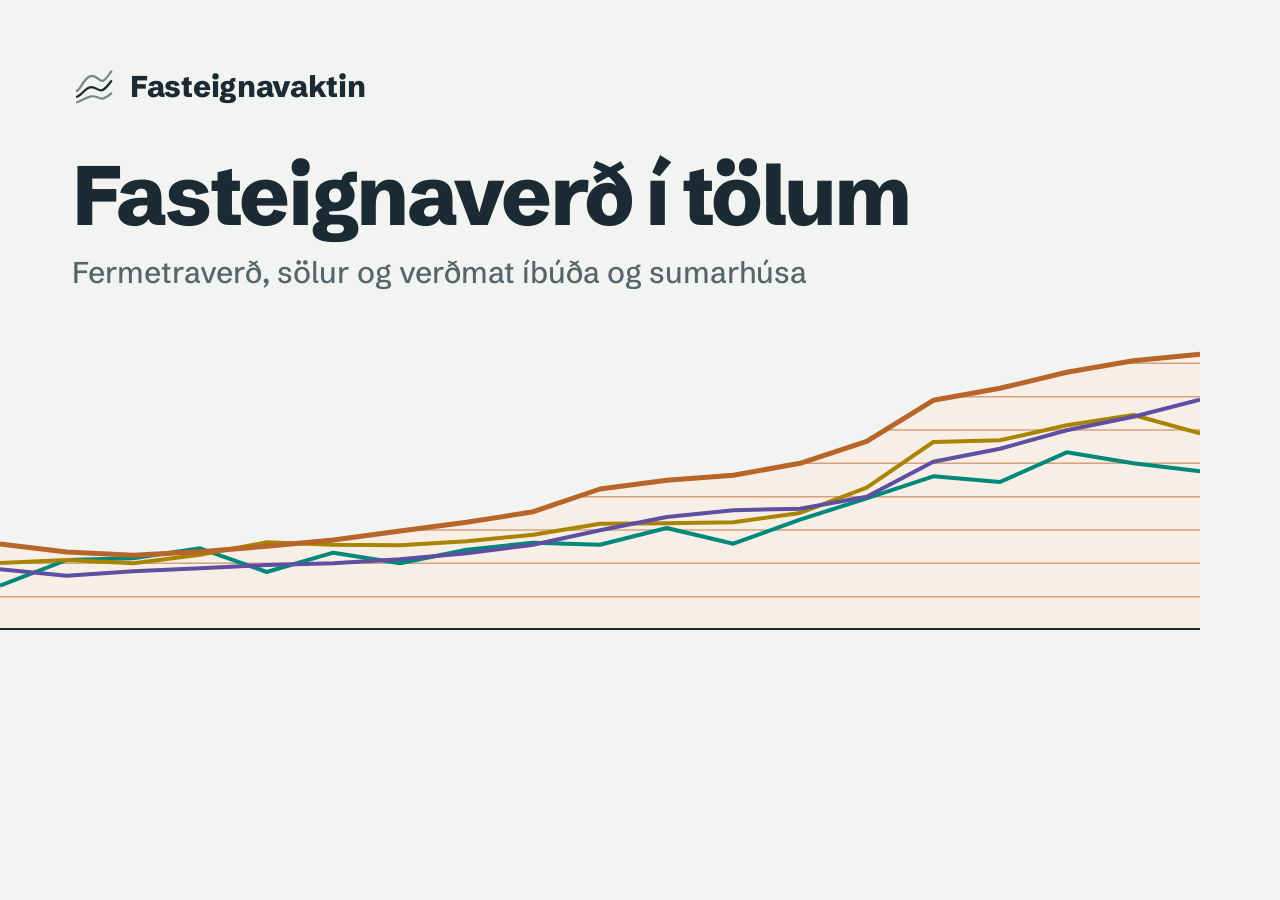
<file: verkfaeri/deilimynd.html>
<!DOCTYPE html>
<!--
  Deilingarmynd (og:image) fyrir sumar.silfran.com – 1200×630.
  Verðfjallið er teiknað úr árlegu meðalfermetraverði 2008–2026: íbúðarhúsnæði á höfuðborgarsvæðinu
  (fyllt) og á Akureyri, sumarhús í Grímsnesi og Skorradal. Sótt 19. okt. 2026 (fyrst 13. okt.).
  Engar líðandi tölur á myndinni og engin upptalning svæða, svo hún úreldist ekki við ný svæði.
  Endurgera PNG: `?vista=SLÓÐ` teiknar myndina á canvas (texti með ctx.fillText í sama letri,
  fjallið og merkið sem SVG-myndir) og sendir PNG með POST á SLÓÐ (lítill vistunarþjónn, sjá
  verkfaeri/vista_mynd.py). Snertitáknið (apple-touch-icon.png, 180×180) er merkið einungis,
  128 px á pappírslit (#takn).
-->
<html lang="is">
<head>
<meta charset="UTF-8">
<link href="https://fonts.googleapis.com/css2?family=Schibsted+Grotesk:wght@500;800&display=block" rel="stylesheet">
<style>
  :root { --paper: #F2F4F1; --ink: #1C2B33; --muted: #56656B; --hofud: #B8652A; --aku: #5E4FA2; --skorr: #00897b; --grim: #A88400; }
  * { margin: 0; box-sizing: border-box; }
  html, body { width: 1200px; height: 630px; overflow: hidden; background: var(--paper); color: var(--ink);
    font-family: 'Schibsted Grotesk', system-ui, sans-serif; }
  .mynd { position: relative; width: 1200px; height: 630px; padding: 64px 72px 0; }
  .brand { display: flex; align-items: center; gap: 14px; font-size: 30px; font-weight: 800; letter-spacing: -.3px; }
  .brand svg { width: 44px; height: 44px; }
  h1 { margin-top: 46px; font-size: 84px; font-weight: 800; letter-spacing: -2.4px; line-height: .98; }
  p { margin-top: 18px; font-size: 30px; font-weight: 500; color: var(--muted); }
  #fjall { position: absolute; left: 0; right: 0; bottom: 0; width: 1200px; height: 300px; display: block; }
  /* Snertitákn: aðeins merkið á pappír */
  .takn { display: none; }
  :target.takn { display: grid; place-items: center; position: fixed; inset: 0; background: var(--paper); }
  :target.takn svg { width: 128px; height: 128px; color: var(--ink); }
</style>
</head>
<body>
<div class="mynd">
  <div class="brand">
    <svg viewBox="0 0 32 32" fill="none" stroke="currentColor" stroke-width="1.6" aria-hidden="true">
      <path d="M3 24c4-1 6-6 10-7s6 3 9 2 5-5 7-7"/><path d="M3 28c4-1 7-4 11-4.5s6 2.5 9 1.5 5-3 6-4" opacity=".55"/><path d="M3 20c4-2 5-9 10-11s7 5 10 3 4-5 6-7" opacity=".55"/>
    </svg>
    Fasteignavaktin
  </div>
  <h1>Fasteignaverð í tölum</h1>
  <p>Fermetraverð, sölur og verðmat íbúða og sumarhúsa</p>
  <svg id="fjall" viewBox="0 0 1200 300" preserveAspectRatio="none" aria-hidden="true"></svg>
</div>
<div class="takn" id="takn">
  <svg viewBox="0 0 32 32" fill="none" stroke="currentColor" stroke-width="1.8" aria-hidden="true">
    <path d="M3 24c4-1 6-6 10-7s6 3 9 2 5-5 7-7"/><path d="M3 28c4-1 7-4 11-4.5s6 2.5 9 1.5 5-3 6-4" opacity=".55"/><path d="M3 20c4-2 5-9 10-11s7 5 10 3 4-5 6-7" opacity=".55"/>
  </svg>
</div>
<script>
  // Meðalfermetraverð (þ.kr/m²) 2008–2026, sótt 19. okt. 2026
  const H = [258,234,224,235,251,270,297,323,355,423,449,464,500,566,689,725,773,808,827];  // höfuðborgarsvæðið, íbúðir
  const A = [182,163,176,185,195,200,212,230,256,299,339,359,364,400,505,544,599,640,691];  // Akureyri, íbúðir
  const G = [201,210,200,226,263,256,254,266,286,319,320,323,351,427,564,569,614,645,590];  // Grímsnes, sumarhús
  const S = [133,210,215,245,174,232,200,241,262,256,306,259,331,395,461,444,533,500,476];  // Skorradalur, sumarhús
  const W = 1200, B = 300, TOPP = 900, n = H.length;
  const x = i => i * W / (n - 1), y = v => B - v / TOPP * B;
  const line = a => a.map((v, i) => (i ? 'L' : 'M') + x(i).toFixed(1) + ' ' + y(v).toFixed(1)).join(' ');
  const area = a => line(a) + ` L${x(n - 1)} ${B} L${x(0)} ${B} Z`;
  let lv = ''; for (let L = 100; L < TOPP; L += 100) lv += `<line x1="0" x2="${W}" y1="${y(L)}" y2="${y(L)}" stroke="#B8652A" stroke-width="1.5" opacity=".55"/>`;
  const fjall = `
    <defs><clipPath id="kH"><path d="${area(H)}"/></clipPath></defs>
    <g clip-path="url(#kH)"><path d="${area(H)}" fill="#F7EEE6"/>${lv}</g>
    <path d="${line(S)}" fill="none" stroke="#00897b" stroke-width="4" stroke-linejoin="round"/>
    <path d="${line(G)}" fill="none" stroke="#A88400" stroke-width="4" stroke-linejoin="round"/>
    <path d="${line(A)}" fill="none" stroke="#5E4FA2" stroke-width="4" stroke-linejoin="round"/>
    <path d="${line(H)}" fill="none" stroke="#B8652A" stroke-width="5" stroke-linejoin="round"/>
    <line x1="0" x2="${W}" y1="${B - 1}" y2="${B - 1}" stroke="#1C2B33" stroke-width="2"/>`;
  document.getElementById('fjall').innerHTML = fjall;

  // ?vista=SLÓÐ: teiknar myndina á canvas og sendir PNG þangað (sjá athugasemd efst)
  const vista = new URLSearchParams(location.search).get('vista');
  if (vista) (async () => {
    await document.fonts.load('800 84px "Schibsted Grotesk"'); await document.fonts.load('500 30px "Schibsted Grotesk"');
    await document.fonts.ready;
    const c = document.createElement('canvas'); c.width = 1200; c.height = 630;
    const g = c.getContext('2d');
    const mynd = svg => new Promise(r => { const i = new Image(); i.onload = () => r(i);
      i.src = URL.createObjectURL(new Blob([svg], { type: 'image/svg+xml' })); });
    g.fillStyle = '#F2F4F1'; g.fillRect(0, 0, 1200, 630);
    const merki = document.querySelector('.brand svg').outerHTML.replace('<svg ', '<svg xmlns="http://www.w3.org/2000/svg" width="44" height="44" ').replaceAll('currentColor', '#1C2B33');
    g.drawImage(await mynd(merki), 72, 64);
    g.fillStyle = '#1C2B33'; g.textBaseline = 'middle';
    g.font = '800 30px "Schibsted Grotesk"'; g.letterSpacing = '-0.3px'; g.fillText('Fasteignavaktin', 130, 87);
    g.textBaseline = 'alphabetic';
    g.font = '800 84px "Schibsted Grotesk"'; g.letterSpacing = '-2.4px'; g.fillText(document.querySelector('h1').textContent, 72, 225);
    g.fillStyle = '#56656B'; g.font = '500 30px "Schibsted Grotesk"'; g.letterSpacing = '0px'; g.fillText(document.querySelector('p').textContent, 74, 282);
    g.drawImage(await mynd(`<svg xmlns="http://www.w3.org/2000/svg" viewBox="0 0 1200 300" width="1200" height="300" preserveAspectRatio="none">${fjall}</svg>`), 0, 330);
    const png = await new Promise(r => c.toBlob(r, 'image/png'));
    const svar = await fetch(vista, { method: 'POST', body: png });
    document.title = 'vistad:' + svar.status + ':' + png.size;
  })();
</script>
</body>
</html>
</file>
